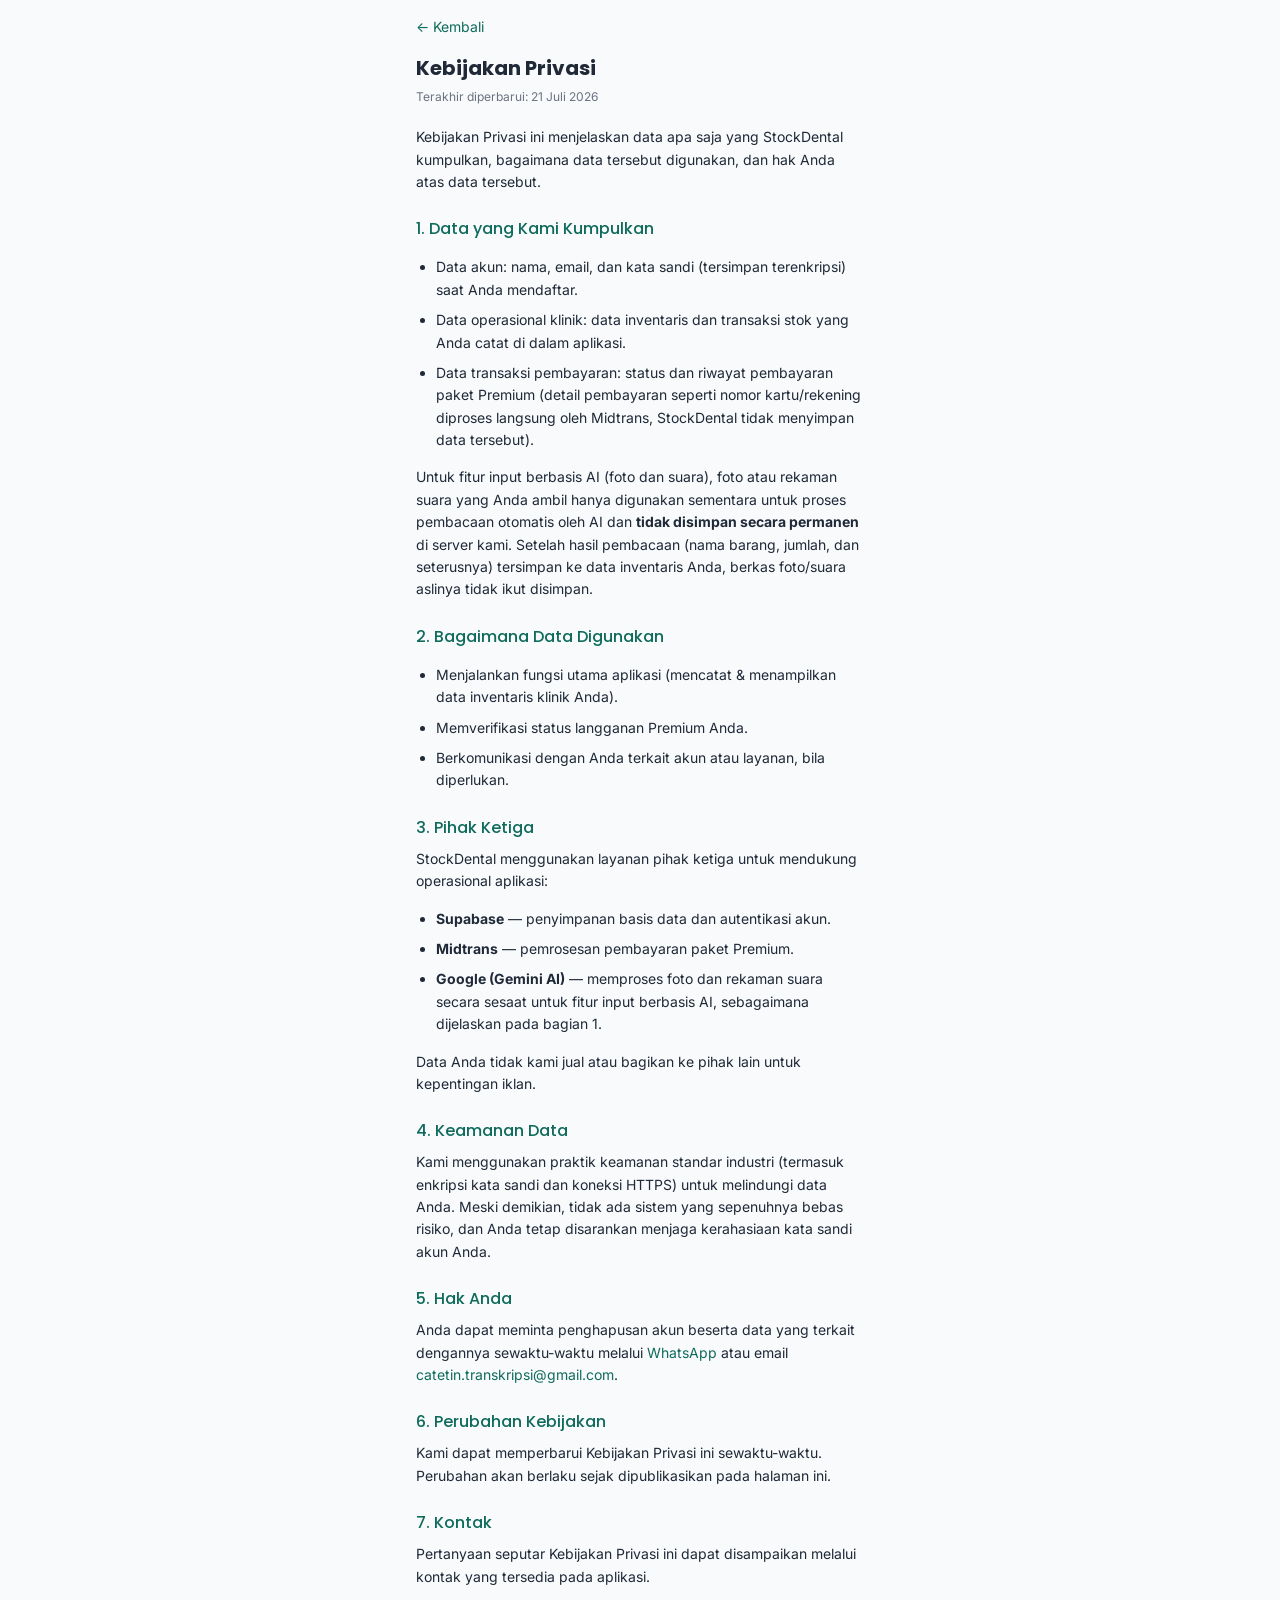
<file: kebijakan-privasi.html>
<!DOCTYPE html>
<html lang="id">
<head>
  <meta charset="UTF-8">
  <meta name="viewport" content="width=device-width, initial-scale=1.0">
  <title>StockDental - Kebijakan Privasi</title>
  <link rel="stylesheet" href="css/style.css">
  <style>
    .legal-content { max-width: 480px; margin: 0 auto; padding: var(--space-md); }
    .legal-content h1 { font-size: 1.25rem; margin-bottom: 4px; }
    .legal-content .legal-updated { font-size: 0.75rem; color: var(--color-text-muted); margin-bottom: 20px; }
    .legal-content h2 { font-size: 1rem; margin-top: 24px; margin-bottom: 8px; color: var(--color-primary); }
    .legal-content p, .legal-content li { font-size: 0.875rem; line-height: 1.6; color: var(--color-text); margin-bottom: 8px; }
    .legal-content ul { padding-left: 20px; }
    .back-link { display: inline-block; margin-bottom: 16px; font-size: 0.875rem; color: var(--color-primary); text-decoration: none; }
  </style>
</head>
<body>

<div class="legal-content">
  <a href="index.html" class="back-link" onclick="history.back(); return false;">&larr; Kembali</a>
  <h1>Kebijakan Privasi</h1>
  <p class="legal-updated">Terakhir diperbarui: 21 Juli 2026</p>

  <p>Kebijakan Privasi ini menjelaskan data apa saja yang StockDental kumpulkan, bagaimana data tersebut digunakan, dan hak Anda atas data tersebut.</p>

  <h2>1. Data yang Kami Kumpulkan</h2>
  <ul>
    <li>Data akun: nama, email, dan kata sandi (tersimpan terenkripsi) saat Anda mendaftar.</li>
    <li>Data operasional klinik: data inventaris dan transaksi stok yang Anda catat di dalam aplikasi.</li>
    <li>Data transaksi pembayaran: status dan riwayat pembayaran paket Premium (detail pembayaran seperti nomor kartu/rekening diproses langsung oleh Midtrans, StockDental tidak menyimpan data tersebut).</li>
  </ul>
  <p>Untuk fitur input berbasis AI (foto dan suara), foto atau rekaman suara yang Anda ambil hanya digunakan sementara untuk proses pembacaan otomatis oleh AI dan <strong>tidak disimpan secara permanen</strong> di server kami. Setelah hasil pembacaan (nama barang, jumlah, dan seterusnya) tersimpan ke data inventaris Anda, berkas foto/suara aslinya tidak ikut disimpan.</p>

  <h2>2. Bagaimana Data Digunakan</h2>
  <ul>
    <li>Menjalankan fungsi utama aplikasi (mencatat & menampilkan data inventaris klinik Anda).</li>
    <li>Memverifikasi status langganan Premium Anda.</li>
    <li>Berkomunikasi dengan Anda terkait akun atau layanan, bila diperlukan.</li>
  </ul>

  <h2>3. Pihak Ketiga</h2>
  <p>StockDental menggunakan layanan pihak ketiga untuk mendukung operasional aplikasi:</p>
  <ul>
    <li><strong>Supabase</strong> — penyimpanan basis data dan autentikasi akun.</li>
    <li><strong>Midtrans</strong> — pemrosesan pembayaran paket Premium.</li>
    <li><strong>Google (Gemini AI)</strong> — memproses foto dan rekaman suara secara sesaat untuk fitur input berbasis AI, sebagaimana dijelaskan pada bagian 1.</li>
  </ul>
  <p>Data Anda tidak kami jual atau bagikan ke pihak lain untuk kepentingan iklan.</p>

  <h2>4. Keamanan Data</h2>
  <p>Kami menggunakan praktik keamanan standar industri (termasuk enkripsi kata sandi dan koneksi HTTPS) untuk melindungi data Anda. Meski demikian, tidak ada sistem yang sepenuhnya bebas risiko, dan Anda tetap disarankan menjaga kerahasiaan kata sandi akun Anda.</p>

  <h2>5. Hak Anda</h2>
  <p>Anda dapat meminta penghapusan akun beserta data yang terkait dengannya sewaktu-waktu melalui <a href="https://wa.me/6285156216621" target="_blank" rel="noopener" style="color: var(--color-primary);">WhatsApp</a> atau email <a href="mailto:catetin.transkripsi@gmail.com" style="color: var(--color-primary);">catetin.transkripsi@gmail.com</a>.</p>

  <h2>6. Perubahan Kebijakan</h2>
  <p>Kami dapat memperbarui Kebijakan Privasi ini sewaktu-waktu. Perubahan akan berlaku sejak dipublikasikan pada halaman ini.</p>

  <h2>7. Kontak</h2>
  <p>Pertanyaan seputar Kebijakan Privasi ini dapat disampaikan melalui kontak yang tersedia pada aplikasi.</p>
</div>

</body>
</html>
</file>
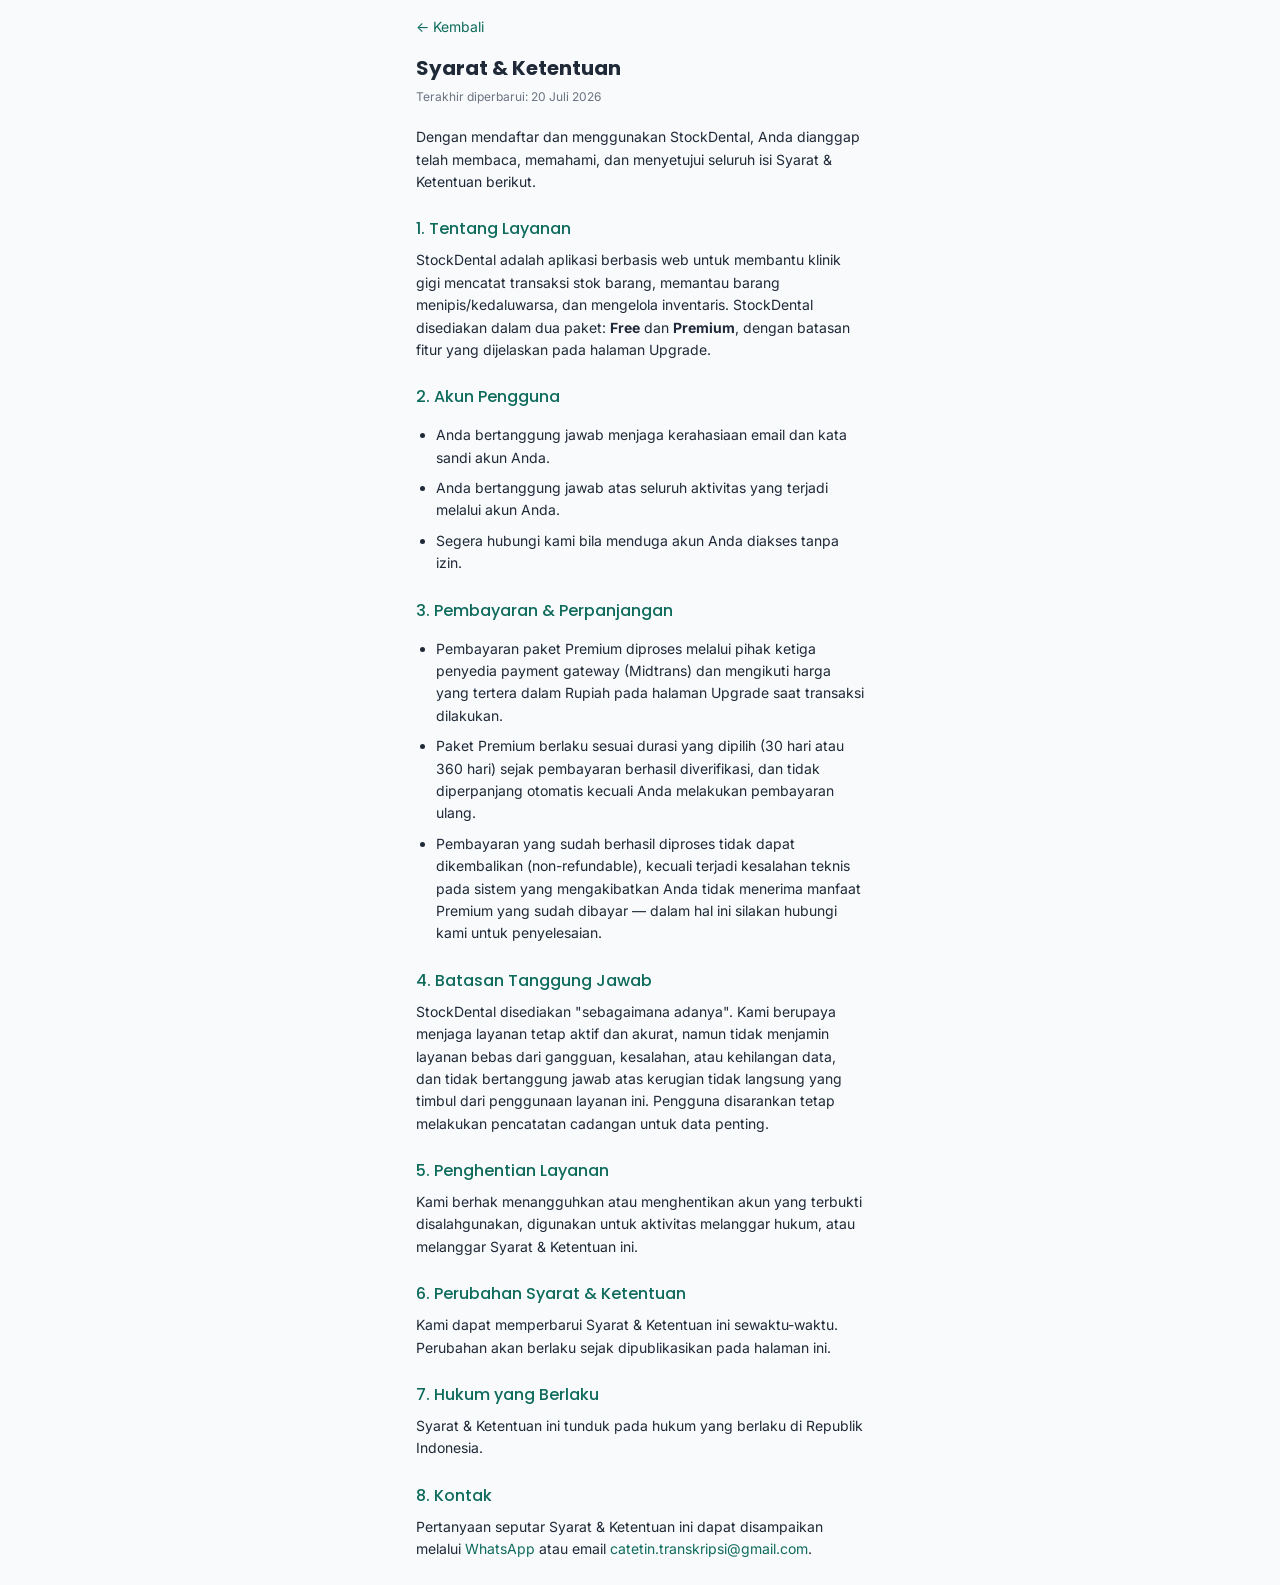
<file: syarat-ketentuan.html>
<!DOCTYPE html>
<html lang="id">
<head>
  <meta charset="UTF-8">
  <meta name="viewport" content="width=device-width, initial-scale=1.0">
  <title>StockDental - Syarat & Ketentuan</title>
  <link rel="stylesheet" href="css/style.css">
  <style>
    .legal-content { max-width: 480px; margin: 0 auto; padding: var(--space-md); }
    .legal-content h1 { font-size: 1.25rem; margin-bottom: 4px; }
    .legal-content .legal-updated { font-size: 0.75rem; color: var(--color-text-muted); margin-bottom: 20px; }
    .legal-content h2 { font-size: 1rem; margin-top: 24px; margin-bottom: 8px; color: var(--color-primary); }
    .legal-content p, .legal-content li { font-size: 0.875rem; line-height: 1.6; color: var(--color-text); margin-bottom: 8px; }
    .legal-content ul { padding-left: 20px; }
    .back-link { display: inline-block; margin-bottom: 16px; font-size: 0.875rem; color: var(--color-primary); text-decoration: none; }
  </style>
</head>
<body>

<div class="legal-content">
  <a href="index.html" class="back-link" onclick="history.back(); return false;">&larr; Kembali</a>
  <h1>Syarat & Ketentuan</h1>
  <p class="legal-updated">Terakhir diperbarui: 20 Juli 2026</p>

  <p>Dengan mendaftar dan menggunakan StockDental, Anda dianggap telah membaca, memahami, dan menyetujui seluruh isi Syarat & Ketentuan berikut.</p>

  <h2>1. Tentang Layanan</h2>
  <p>StockDental adalah aplikasi berbasis web untuk membantu klinik gigi mencatat transaksi stok barang, memantau barang menipis/kedaluwarsa, dan mengelola inventaris. StockDental disediakan dalam dua paket: <strong>Free</strong> dan <strong>Premium</strong>, dengan batasan fitur yang dijelaskan pada halaman Upgrade.</p>

  <h2>2. Akun Pengguna</h2>
  <ul>
    <li>Anda bertanggung jawab menjaga kerahasiaan email dan kata sandi akun Anda.</li>
    <li>Anda bertanggung jawab atas seluruh aktivitas yang terjadi melalui akun Anda.</li>
    <li>Segera hubungi kami bila menduga akun Anda diakses tanpa izin.</li>
  </ul>

  <h2>3. Pembayaran & Perpanjangan</h2>
  <ul>
    <li>Pembayaran paket Premium diproses melalui pihak ketiga penyedia payment gateway (Midtrans) dan mengikuti harga yang tertera dalam Rupiah pada halaman Upgrade saat transaksi dilakukan.</li>
    <li>Paket Premium berlaku sesuai durasi yang dipilih (30 hari atau 360 hari) sejak pembayaran berhasil diverifikasi, dan tidak diperpanjang otomatis kecuali Anda melakukan pembayaran ulang.</li>
    <li>Pembayaran yang sudah berhasil diproses tidak dapat dikembalikan (non-refundable), kecuali terjadi kesalahan teknis pada sistem yang mengakibatkan Anda tidak menerima manfaat Premium yang sudah dibayar — dalam hal ini silakan hubungi kami untuk penyelesaian.</li>
  </ul>

  <h2>4. Batasan Tanggung Jawab</h2>
  <p>StockDental disediakan "sebagaimana adanya". Kami berupaya menjaga layanan tetap aktif dan akurat, namun tidak menjamin layanan bebas dari gangguan, kesalahan, atau kehilangan data, dan tidak bertanggung jawab atas kerugian tidak langsung yang timbul dari penggunaan layanan ini. Pengguna disarankan tetap melakukan pencatatan cadangan untuk data penting.</p>

  <h2>5. Penghentian Layanan</h2>
  <p>Kami berhak menangguhkan atau menghentikan akun yang terbukti disalahgunakan, digunakan untuk aktivitas melanggar hukum, atau melanggar Syarat & Ketentuan ini.</p>

  <h2>6. Perubahan Syarat & Ketentuan</h2>
  <p>Kami dapat memperbarui Syarat & Ketentuan ini sewaktu-waktu. Perubahan akan berlaku sejak dipublikasikan pada halaman ini.</p>

  <h2>7. Hukum yang Berlaku</h2>
  <p>Syarat & Ketentuan ini tunduk pada hukum yang berlaku di Republik Indonesia.</p>

  <h2>8. Kontak</h2>
  <p>Pertanyaan seputar Syarat & Ketentuan ini dapat disampaikan melalui <a href="https://wa.me/6285156216621" target="_blank" rel="noopener" style="color: var(--color-primary);">WhatsApp</a> atau email <a href="mailto:catetin.transkripsi@gmail.com" style="color: var(--color-primary);">catetin.transkripsi@gmail.com</a>.</p>
</div>

</body>
</html>
</file>
<file: css/style.css>
/* ============================================
   STOCKDENTAL — DESIGN SYSTEM FOUNDATION
   Percakapan 13 - DESIGN SYSTEM
   Modern SaaS, aksen teal + amber, rounded, card shadow
   ============================================
   Struktur file ini:
   1. Font import
   2. Design tokens (CSS variables)
   3. Reset & base
   4. Layout & container
   5. Header & navigasi
   6. Komponen: button, input, select
   7. Komponen: card (umum + ringkasan + inventaris)
   8. Komponen: badge status
   9. Komponen: alert list (dashboard)
   10. Bottom navigation
   11. Utility & responsive
============================================ */

/* ---------- 1. FONT IMPORT ---------- */
@import url('https://fonts.googleapis.com/css2?family=Poppins:wght@500;600;700&family=Inter:wght@400;500;600;700&display=swap');

/* ---------- 2. DESIGN TOKENS ---------- */
:root {
  /* Warna aksen utama */
  --color-primary: #0F6B5C;        /* teal gelap - aksen utama, header, tombol utama */
  --color-primary-light: #E6F2EF;  /* teal sangat muda - background pill/hover */
  --color-primary-dark: #0B4F44;   /* teal lebih gelap - hover/active state */

  --color-accent: #D97706;         /* amber - aksen sekunder, CTA khusus */
  --color-accent-light: #FEF3E2;

  /* Warna status (fungsional, jangan diubah - staf sudah hafal pola ini) */
  --color-kritis: #DC2626;
  --color-kritis-bg: #FEE2E2;
  --color-menipis: #EA580C;
  --color-menipis-bg: #FFEDD5;
  --color-warning: #CA8A04;
  --color-warning-bg: #FEF9C3;
  --color-normal: #16A34A;
  --color-normal-bg: #DCFCE7;

  /* Netral */
  --color-text: #1F2937;
  --color-text-muted: #6B7280;
  --color-text-faint: #9CA3AF;
  --color-bg: #F8FAFC;
  --color-surface: #FFFFFF;
  --color-border: #E5E7EB;

  /* Tipografi */
  --font-display: 'Poppins', -apple-system, BlinkMacSystemFont, 'Segoe UI', sans-serif;
  --font-body: 'Inter', -apple-system, BlinkMacSystemFont, 'Segoe UI', sans-serif;

  /* Radius & shadow */
  --radius-md: 12px;
  --radius-sm: 8px;
  --radius-pill: 999px;
  --shadow-card: 0 1px 3px rgba(15, 23, 42, 0.06), 0 4px 12px rgba(15, 23, 42, 0.05);
  --shadow-card-hover: 0 2px 6px rgba(15, 23, 42, 0.08), 0 8px 20px rgba(15, 23, 42, 0.08);

  /* Spacing (skala konsisten) */
  --space-xs: 4px;
  --space-sm: 8px;
  --space-md: 16px;
  --space-lg: 24px;
  --space-xl: 32px;
}

/* ---------- 3. RESET & BASE ---------- */
* {
  box-sizing: border-box;
}

body {
  margin: 0;
  padding: 0;
  font-family: var(--font-body);
  background: var(--color-bg);
  color: var(--color-text);
  font-size: 15px;
  line-height: 1.5;
  -webkit-font-smoothing: antialiased;
}

h1, h2, h3, h4 {
  font-family: var(--font-display);
  font-weight: 600;
  margin: 0;
  color: var(--color-text);
}

h1 { font-size: 1.375rem; font-weight: 700; }
h2 { font-size: 0.95rem; font-weight: 500; color: var(--color-text-muted); }
h3 { font-size: 1rem; font-weight: 600; margin-bottom: var(--space-sm); }

p { margin: 0; }

a { color: var(--color-primary); text-decoration: none; }

button, input, select, textarea {
  font-family: var(--font-body);
}

/* Fokus terlihat jelas untuk aksesibilitas (keyboard/switch access) */
button:focus-visible,
input:focus-visible,
select:focus-visible,
a:focus-visible {
  outline: 2px solid var(--color-primary);
  outline-offset: 2px;
}

/* ---------- 4. LAYOUT & CONTAINER ---------- */
.container {
  max-width: 480px;
  margin: 0 auto;
  padding: var(--space-md);
  min-height: 100vh;
}

/* ---------- 5. HEADER & NAVIGASI ---------- */
/* Header solid teal, full-bleed, memisahkan identitas app dari konten halaman.
   .app-header berada di dalam .container pada markup yang sudah ada;
   negative margin di sini "membocorkan" lebarnya keluar container
   tanpa perlu mengubah struktur HTML manapun. */
.app-header {
  display: flex;
  justify-content: space-between;
  align-items: flex-start;
  gap: var(--space-sm);
  background: var(--color-primary);
  padding: var(--space-md);
  margin: calc(-1 * var(--space-md)) calc(-1 * var(--space-md)) var(--space-lg) calc(-1 * var(--space-md));
  border-radius: 0 0 var(--radius-md) var(--radius-md);
}

.app-header > div:first-child {
  min-width: 0; /* penting: izinkan flex child wrap teks dengan baik, bukan overflow/nabrak tombol */
  flex: 1;
}

.app-header h1 {
  color: #fff;
  font-size: 1.2rem;
}

.app-header h2 {
  color: rgba(255, 255, 255, 0.85);
  font-size: 0.85rem;
  font-weight: 500;
  margin-top: 2px;
  word-wrap: break-word;
}

/* Tombol Logout di atas header teal - versi outline putih transparan,
   supaya tidak tenggelam di atas background berwarna. flex-shrink:0
   supaya tombol tidak ikut menyempit saat judul halaman panjang. */
.app-header .btn-secondary,
.app-header #logoutBtn {
  background: rgba(255, 255, 255, 0.12);
  color: #fff;
  border: 1px solid rgba(255, 255, 255, 0.35);
  flex-shrink: 0;
  white-space: nowrap;
}

.app-header .btn-secondary:hover,
.app-header #logoutBtn:hover {
  background: rgba(255, 255, 255, 0.22);
  color: #fff;
}

/* ---------- 5b. SUB-TAB METODE INPUT (Manual | Foto | Suara) ---------- */
/* Dipakai di index.html, foto.html, dan nanti suara.html.
   Navigasi antar file lewat <a href>, bukan SPA - tab aktif ditandai
   lewat class .sub-tab-active pada masing-masing halaman. */
.sub-tab-row {
  display: flex;
  gap: var(--space-sm);
  margin-bottom: var(--space-lg);
  background: var(--color-bg);
  padding: 4px;
  border-radius: var(--radius-pill);
}

.sub-tab-item {
  flex: 1;
  text-align: center;
  padding: 9px 8px;
  border-radius: var(--radius-pill);
  font-size: 0.85rem;
  font-weight: 600;
  color: var(--color-text-muted);
  transition: background 0.15s ease, color 0.15s ease;
}

.sub-tab-item.sub-tab-active {
  background: var(--color-surface);
  color: var(--color-primary);
  box-shadow: var(--shadow-card);
}

/* ---------- 6. BUTTON ---------- */
.btn-primary,
.btn-secondary,
button[type="submit"],
#logoutBtn,
#simpanBtn {
  font-family: var(--font-body);
  font-weight: 600;
  font-size: 0.9rem;
  padding: 10px 20px;
  border-radius: var(--radius-sm);
  border: none;
  cursor: pointer;
  transition: transform 0.05s ease, box-shadow 0.15s ease, background 0.15s ease;
}

.btn-primary,
button[type="submit"] {
  background: var(--color-primary);
  color: #fff;
}

.btn-primary:hover,
button[type="submit"]:hover {
  background: var(--color-primary-dark);
}

.btn-primary:active,
button[type="submit"]:active {
  transform: scale(0.98);
}

.btn-secondary,
#logoutBtn {
  background: var(--color-surface);
  color: var(--color-text-muted);
  border: 1px solid var(--color-border);
}

.btn-secondary:hover,
#logoutBtn:hover {
  background: var(--color-bg);
  color: var(--color-text);
}

.btn-lihat-semua {
  background: none;
  border: none;
  color: var(--color-primary);
  font-size: 0.85rem;
  font-weight: 600;
  padding: var(--space-sm) 0 0 0;
  cursor: pointer;
  text-align: left;
}

.btn-lihat-semua:active {
  opacity: 0.7;
}

/* ---------- 7. INPUT & SELECT ---------- */
input[type="text"],
input[type="number"],
input[type="date"],
input[type="email"],
input[type="password"],
input[type="search"],
select,
textarea {
  width: 100%;
  padding: 11px 14px;
  border: 1.5px solid var(--color-border);
  border-radius: var(--radius-sm);
  font-size: 0.95rem;
  color: var(--color-text);
  background: var(--color-surface);
  transition: border-color 0.15s ease;
}

input:focus,
select:focus,
textarea:focus {
  border-color: var(--color-primary);
  outline: none;
}

input::placeholder {
  color: var(--color-text-faint);
}

label,
.form-label {
  display: block;
  width: fit-content; /* Percakapan [Fix Area Klik Label & Field Satuan] -
    tanpa ini, label melebar 100% container, jadi area klik "kosong" di
    kanan teks label ikut memicu fokus ke input (via atribut for="..."),
    yang bikin dropdown autocomplete kebuka tanpa sengaja saat tap area
    yang secara visual terlihat kosong. Tata letak tetap sama karena
    masih display:block (turun baris baru seperti biasa), cuma lebar
    area klik-nya jadi seketat teksnya sendiri. */
  font-size: 0.85rem;
  font-weight: 600;
  color: var(--color-text-muted);
  margin: var(--space-md) 0 var(--space-xs) 0;
}

/* ---------- 8. CARD (umum) ---------- */
.ringkasan-card,
.card {
  background: var(--color-surface);
  border-radius: var(--radius-md);
  box-shadow: var(--shadow-card);
  padding: var(--space-md);
  margin-bottom: var(--space-md);
}

.ringkasan-status-row {
  display: flex;
  gap: var(--space-md);
}

.ringkasan-status-box {
  flex: 1;
  border-radius: var(--radius-sm);
  padding: var(--space-md);
  text-align: center;
}

.ringkasan-status-box.status-kritis {
  background: var(--color-kritis-bg);
}

.ringkasan-status-box.status-menipis {
  background: var(--color-menipis-bg);
}

.ringkasan-status-count {
  display: block;
  font-family: var(--font-display);
  font-size: 1.75rem;
  font-weight: 700;
}

.status-kritis .ringkasan-status-count { color: var(--color-kritis); }
.status-menipis .ringkasan-status-count { color: var(--color-menipis); }

.ringkasan-status-label {
  display: block;
  font-size: 0.8rem;
  color: var(--color-text-muted);
  margin-top: var(--space-xs);
}

.ringkasan-total-transaksi {
  font-family: var(--font-display);
  font-size: 1.5rem;
  font-weight: 700;
  color: var(--color-text);
}

.ringkasan-detail-transaksi {
  font-size: 0.85rem;
  color: var(--color-text-muted);
  margin-top: var(--space-xs);
}

.ringkasan-top-list {
  margin: 0;
  padding-left: 1.2rem;
  font-size: 0.9rem;
}

.ringkasan-top-list li {
  padding: var(--space-xs) 0;
}

.ringkasan-badge {
  display: inline-block;
  background: var(--color-bg);
  color: var(--color-text-muted);
  font-size: 0.8rem;
  font-weight: 600;
  padding: 2px 10px;
  border-radius: var(--radius-pill);
  margin-left: var(--space-sm);
  vertical-align: middle;
}

.ringkasan-alert-subheading {
  font-size: 0.85rem;
  font-weight: 600;
  color: var(--color-text-muted);
  margin: 0 0 var(--space-sm) 0;
}

.ringkasan-alert-list {
  list-style: none;
  margin: 0;
  padding: 0;
}

.ringkasan-alert-list li {
  font-size: 0.88rem;
  padding: var(--space-sm) 0;
  border-bottom: 1px solid var(--color-bg);
}

.ringkasan-alert-list li:last-child {
  border-bottom: none;
}

.loading-text {
  color: var(--color-text-muted);
  font-size: 0.9rem;
  padding: var(--space-md) 0;
}

/* ---------- 9. BADGE STATUS (signature element) ---------- */
/* Pill dengan dot indikator - dipakai konsisten di Inventaris, Ringkasan, Riwayat */
.badge-status {
  display: inline-flex;
  align-items: center;
  gap: 6px;
  font-size: 0.78rem;
  font-weight: 600;
  padding: 4px 12px 4px 8px;
  border-radius: var(--radius-pill);
}

.badge-status::before {
  content: '';
  width: 6px;
  height: 6px;
  border-radius: 50%;
  display: inline-block;
}

.badge-status.badge-normal {
  background: var(--color-normal-bg);
  color: var(--color-normal);
}
.badge-status.badge-normal::before { background: var(--color-normal); }

.badge-status.badge-menipis {
  background: var(--color-menipis-bg);
  color: var(--color-menipis);
}
.badge-status.badge-menipis::before { background: var(--color-menipis); }

.badge-status.badge-kritis {
  background: var(--color-kritis-bg);
  color: var(--color-kritis);
}
.badge-status.badge-kritis::before { background: var(--color-kritis); }

/* ---------- 10. INVENTARIS CARD ---------- */
.inventaris-card {
  background: var(--color-surface);
  border-radius: var(--radius-md);
  box-shadow: var(--shadow-card);
  padding: var(--space-md);
  margin-bottom: var(--space-sm);
  border-left: 4px solid var(--color-normal);
}

.inventaris-card.border-menipis { border-left-color: var(--color-menipis); }
.inventaris-card.border-kritis { border-left-color: var(--color-kritis); }

/* ---------- 11. BOTTOM NAVIGATION ---------- */
.bottom-nav {
  position: fixed;
  bottom: 0;
  left: 0;
  right: 0;
  display: flex;
  justify-content: space-around;
  background: var(--color-surface);
  border-top: 1px solid var(--color-border);
  padding: 6px 0 max(6px, env(safe-area-inset-bottom)) 0;
  box-shadow: 0 -2px 12px rgba(15, 23, 42, 0.04);
}

.nav-item {
  display: flex;
  flex-direction: column;
  align-items: center;
  gap: 2px;
  padding: 6px 14px;
  color: var(--color-text-faint);
  font-size: 0.7rem;
  border-radius: var(--radius-sm);
  transition: background 0.15s ease, color 0.15s ease;
}

.nav-icon {
  font-size: 1.2rem;
  line-height: 1;
}

.nav-item.active {
  color: var(--color-primary);
  background: var(--color-primary-light);
}

.nav-label {
  font-weight: 600;
}

/* ---------- 12. UTILITY & RESPONSIVE ---------- */
.text-muted { color: var(--color-text-muted); }
.text-center { text-align: center; }

@media (min-width: 480px) {
  .container {
    padding: var(--space-lg);
  }
}

/* Hormati preferensi reduce motion */
@media (prefers-reduced-motion: reduce) {
  * {
    transition: none !important;
  }
}
/* ============================================
   Percakapan [Perbaikan Tampilan Dropdown Autocomplete]
   Definisi CSS untuk .product-search-results dan .product-search-item.
   Dipakai bersama oleh: index.html (Input Manual), foto.html, suara.html,
   inventaris.html (form Edit) -- semua field autocomplete di halaman
   tersebut memakai class yang sama ini, jadi ditaruh di style.css
   (bukan foto-override.css/suara-override.css) supaya otomatis
   konsisten di semua halaman tanpa perlu ulangi definisi.

   SEBELUM INI: class .product-search-results/.product-search-item
   TIDAK terdefinisi sama sekali di CSS manapun -- makanya tampilannya
   polos/tidak konsisten di foto.html dan suara.html.
   ============================================ */

.product-search-results {
  position: absolute;
  top: 100%;
  left: 0;
  right: 0;
  z-index: 50;
  margin-top: 4px;
  max-height: 240px;
  overflow-y: auto;
  background: var(--color-surface);
  border: 1px solid var(--color-border);
  border-radius: var(--radius-sm);
  box-shadow: var(--shadow-card-hover);
}

.product-search-item {
  padding: 12px 14px;
  font-size: 0.95rem;
  color: var(--color-text);
  cursor: pointer;
  border-bottom: 1px solid var(--color-border);
}

.product-search-item:last-child {
  border-bottom: none;
}

.product-search-item:hover,
.product-search-item:active {
  background: var(--color-primary-light);
}

/* ---------- LANDING INFO (halaman login, sebelum auth) ---------- */
.landing-info { text-align: center; margin-bottom: 20px; }
.landing-tagline { font-size: 0.85rem; color: var(--color-text-muted); margin: 4px 0 16px; }
.landing-pricing { display: flex; gap: 8px; justify-content: center; flex-wrap: wrap; }
.landing-price-item {
  background: var(--color-primary-light);
  border-radius: 10px;
  padding: 10px 20px;
  text-align: center;
  min-width: 120px;
  text-decoration: none;
  transition: background 0.15s ease;
}
.landing-price-item:hover,
.landing-price-item:active {
  background: var(--color-primary);
}
.landing-price-item:hover .landing-price-label,
.landing-price-item:active .landing-price-label,
.landing-price-item:hover .landing-price-value,
.landing-price-item:active .landing-price-value {
  color: #ffffff;
}
.landing-price-label { display: block; font-size: 0.7rem; color: var(--color-text-muted); }
.landing-price-value { display: block; font-weight: 700; color: var(--color-primary); font-size: 0.9rem; }
</file>
